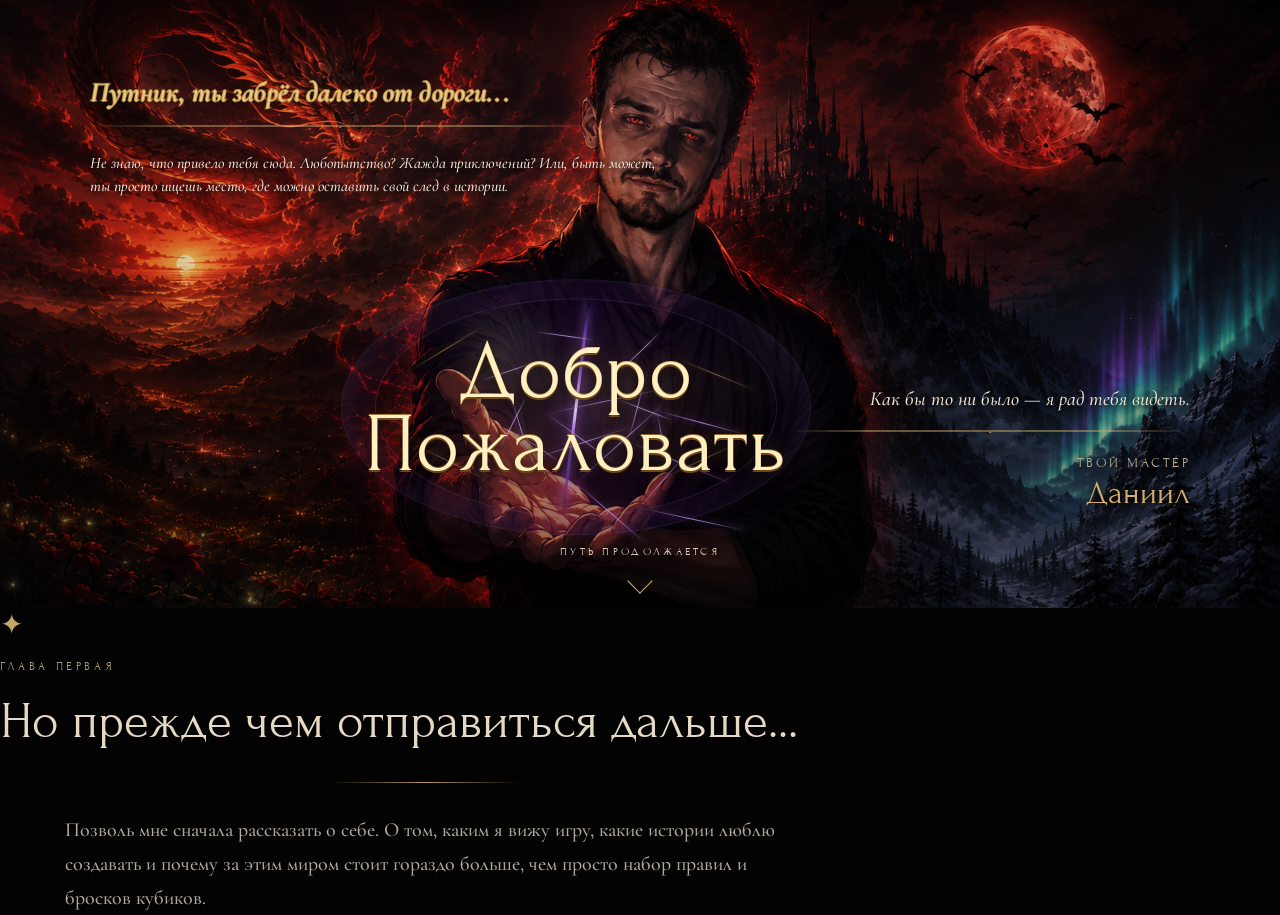
<file: index.html>
<!DOCTYPE html>
<html lang="ru">
<head>
<meta charset="UTF-8">
<meta name="viewport" content="width=device-width, initial-scale=1.0">
<title>Мир мастера</title>
<link rel="stylesheet" href="style.css">
</head>
<body>
<main>
<section class="hero" id="hero">
<img src="assets/hero.png" alt="Мастер приглашает путника в свой мир" class="hero-image">
<div class="hero-overlay"></div>
<div class="scroll-darkness" id="scrollDarkness"></div>

<!-- ТУМАН С ДВУХ СТОРОН -->
<div class="side-fog" id="sideFog" aria-hidden="true">
    <div class="fog-cloud fog-left"></div>
    <div class="fog-cloud fog-right"></div>
    <div class="fog-particles fog-particles-left"></div>
    <div class="fog-particles fog-particles-right"></div>
</div>

<div class="speech speech-left">
<h1>Путник, ты забрёл далеко от дороги...</h1>
<div class="ornament"></div>
<p>Не знаю, что привело тебя сюда. Любопытство? Жажда приключений? Или, быть может, ты просто ищешь место, где можно оставить свой след в истории.</p>
</div>

<div class="magic-welcome">
<div class="magic-sphere"></div>
<div class="magic-energy"></div>
<div class="main-rift"><div class="rift-core"></div></div>
<div class="fracture fracture-1"></div><div class="fracture fracture-2"></div><div class="fracture fracture-3"></div><div class="fracture fracture-4"></div><div class="fracture fracture-5"></div><div class="fracture fracture-6"></div>
<div class="shard shard-1"></div><div class="shard shard-2"></div><div class="shard shard-3"></div><div class="shard shard-4"></div><div class="shard shard-5"></div><div class="shard shard-6"></div>
<div class="gold-fracture gold-1"></div><div class="gold-fracture gold-2"></div><div class="gold-fracture gold-3"></div><div class="gold-fracture gold-4"></div>
<span class="magic-star star-1">✦</span><span class="magic-star star-2">✦</span><span class="magic-star star-3">✦</span><span class="magic-star star-4">✦</span><span class="magic-star star-5">✦</span><span class="magic-star star-6">✦</span>
<div class="welcome-title">Добро<br>Пожаловать</div>
</div>

<div class="speech speech-right">
<p>Как бы то ни было — я рад тебя видеть.</p>
<div class="ornament"></div>
<div class="master-label">Твой мастер</div>
<div class="master-name">Даниил</div>
</div>

<div class="scroll-hint"><span>Путь продолжается</span><div class="arrow"></div></div>
</section>

<section class="about-section" id="about">
<div class="about-section-glow"></div>
<div class="section-content">
<div class="section-decoration">✦</div>
<div class="section-label">Глава первая</div>
<h2>Но прежде чем отправиться дальше...</h2>
<div class="section-line"></div>
<p>Позволь мне сначала рассказать о себе. О том, каким я вижу игру, какие истории люблю создавать и почему за этим миром стоит гораздо больше, чем просто набор правил и бросков кубиков.</p>
</div>
</section>
</main>

<script>

const hero =
    document.getElementById("hero");

const scrollDarkness =
    document.getElementById("scrollDarkness");


function updateTransition() {

    const rect =
        hero.getBoundingClientRect();

    const heroHeight =
        hero.offsetHeight;

    let progress =
        -rect.top /
        (heroHeight * 0.78);

    progress =
        (progress - 0.06) /
        0.94;

    progress =
        Math.max(
            0,
            Math.min(
                1,
                progress
            )
        );

    scrollDarkness.style.setProperty(
        "--dark-progress",
        progress.toFixed(3)
    );
}

window.addEventListener(
    "scroll",
    updateTransition,
    { passive: true }
);

window.addEventListener(
    "resize",
    updateTransition
);

updateTransition();

</script>
</body>
</html>
</file>
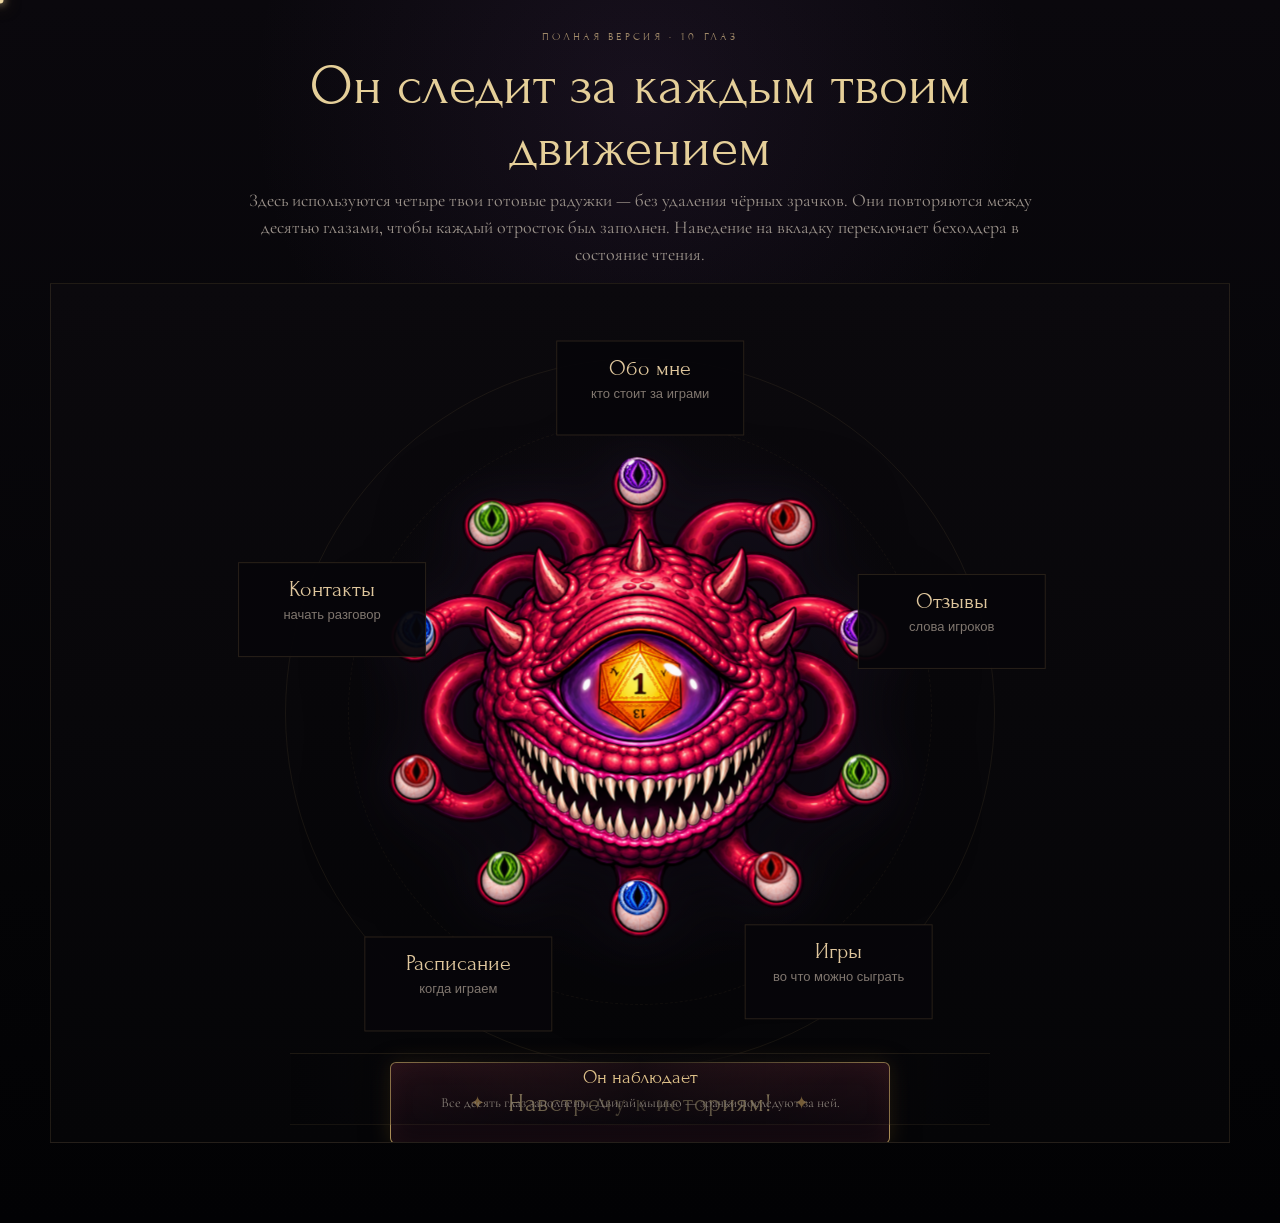
<file: beholder.html>
<!doctype html>
<html lang="ru">
<head>
<meta charset="UTF-8">
<meta name="viewport" content="width=device-width, initial-scale=1.0">
<title>Бехолдер — 10 живых глаз</title>

<link rel="stylesheet" href="beholder.css">
</head>

<body>

<div class="cursor-orb" id="cursorOrb"></div>

<div class="page">

<header class="header">

    <div class="eyebrow">
        Полная версия · 10 глаз
    </div>

    <h1>
        Он следит за каждым твоим движением
    </h1>

    <p>
        Здесь используются четыре твои готовые радужки —
        без удаления чёрных зрачков. Они повторяются между
        десятью глазами, чтобы каждый отросток был заполнен.
        Наведение на вкладку переключает бехолдера в состояние чтения.
    </p>

</header>


<section class="stage" id="stage">

    <div class="orbit" id="orbit"></div>


    <div class="beholder" id="beholder">

        <img
            class="base-body"
            id="baseBody"
            alt="Бехолдер — обычное состояние"
        >

        <img
            class="reading-body"
            id="readingBody"
            alt="Бехолдер — состояние чтения"
        >

        <img
            class="stories-body"
            id="storiesBody"
            src="assets/beholder/beholder_rage.png"
            alt="Бехолдер — навстречу к историям"
        >


        <div class="custom-eyes">

            
        <div class="eye-slot eye1" aria-hidden="true">
            <img class="eye-image eye-purple" src="assets/beholder/beholder_purple.png" alt="">
        </div>
    
        <div class="eye-slot eye2" aria-hidden="true">
            <img class="eye-image eye-green" src="assets/beholder/beholder_green.png" alt="">
        </div>
    
        <div class="eye-slot eye3" aria-hidden="true">
            <img class="eye-image eye-red" src="assets/beholder/beholder_red.png" alt="">
        </div>
    
        <div class="eye-slot eye4" aria-hidden="true">
            <img class="eye-image eye-blue" src="assets/beholder/beholder_blue.png" alt="">
        </div>
    
        <div class="eye-slot eye5" aria-hidden="true">
            <img class="eye-image eye-purple" src="assets/beholder/beholder_purple.png" alt="">
        </div>
    
        <div class="eye-slot eye6" aria-hidden="true">
            <img class="eye-image eye-red" src="assets/beholder/beholder_red.png" alt="">
        </div>
    
        <div class="eye-slot eye7" aria-hidden="true">
            <img class="eye-image eye-green" src="assets/beholder/beholder_green.png" alt="">
        </div>
    
        <div class="eye-slot eye8" aria-hidden="true">
            <img class="eye-image eye-blue" src="assets/beholder/beholder_blue.png" alt="">
        </div>
    
        <div class="eye-slot eye9" aria-hidden="true">
            <img class="eye-image eye-red" src="assets/beholder/beholder_red.png" alt="">
        </div>
    
        <div class="eye-slot eye10" aria-hidden="true">
            <img class="eye-image eye-green" src="assets/beholder/beholder_green.png" alt="">
        </div>
    

        </div>

    </div>


    <!-- ================================================
         ВКЛАДКИ
         ================================================ -->

    <button
        class="node n1"
        data-title="Обо мне"
        data-text="История мастера, его путь к настольным играм и подход к созданию приключений."
        data-cta="Открыть раздел"
    >

        <div class="node-title">
            Обо мне
        </div>

        <div class="node-sub">
            кто стоит за играми
        </div>

        <div class="node-hint">
            узнать больше →
        </div>

    </button>


    <button
        class="node n2"
        data-title="Отзывы"
        data-text="Впечатления игроков и истории тех, кто уже побывал за моим игровым столом."
        data-cta="Читать отзывы"
    >

        <div class="node-title">
            Отзывы
        </div>

        <div class="node-sub">
            слова игроков
        </div>

        <div class="node-hint">
            посмотреть →
        </div>

    </button>


    <button
        class="node n3"
        data-title="Игры"
        data-text="Официальные приключения по книгам, авторские кампании и отдельные игровые вечера."
        data-cta="Смотреть игры"
    >

        <div class="node-title">
            Игры
        </div>

        <div class="node-sub">
            во что можно сыграть
        </div>

        <div class="node-hint">
            выбрать →
        </div>

    </button>


    <button
        class="node n4"
        data-title="Расписание"
        data-text="Ближайшие даты, свободные места и следующая возможность присоединиться к игре."
        data-cta="Открыть расписание"
    >

        <div class="node-title">
            Расписание
        </div>

        <div class="node-sub">
            когда играем
        </div>

        <div class="node-hint">
            посмотреть даты →
        </div>

    </button>


    <button
        class="node n5"
        data-title="Контакты"
        data-text="Связаться с мастером, задать вопрос или узнать, как присоединиться к игре."
        data-cta="Связаться"
    >

        <div class="node-title">
            Контакты
        </div>

        <div class="node-sub">
            начать разговор
        </div>

        <div class="node-hint">
            перейти →
        </div>

    </button>


    <!-- ================================================
         СВОДКА
         ================================================ -->

    <button
        class="story-launch"
        id="storyLaunch"
    >
        Навстречу к историям!
    </button>

    <div
        class="detail"
        id="detail"
    >

        <div class="detail-title">
            Выбери направление
        </div>

        <div class="detail-text">
            Наведи на любую вкладку.
            Глаза бехолдера последят за курсором,
            а выбранный раздел он начнёт читать.
        </div>

        <div class="detail-cta">
            исследовать →
        </div>

    </div>


    <div class="state">

        <strong id="stateTitle">
            Он наблюдает
        </strong>

        <span id="stateText">
            Все десять глаз заполнены.
            Двигай мышью — зрачки последуют за ней.
        </span>

    </div>

</section>

</div>


<script src="beholder.js"></script>

</body>
</html>
</file>
<file: style.css>
/* =====================================================
   ШРИФТЫ
   ===================================================== */

@import url(
    'https://fonts.googleapis.com/css2?family=Cormorant+Garamond:ital,wght@0,400;0,500;0,600;0,700;1,400;1,500;1,600&family=Forum&display=swap'
);


/* =====================================================
   ОСНОВА
   ===================================================== */

* {
    box-sizing: border-box;
}


html {
    scroll-behavior: smooth;
}


body {
    margin: 0;

    background: #030304;

    color: #eee4d1;

    font-family:
        "Cormorant Garamond",
        Georgia,
        serif;

    overflow-x: hidden;
}


/* =====================================================
   ПЕРВАЯ СТРАНИЦА
   ===================================================== */

.hero {

    position: relative;

    width: 100%;

    overflow: visible;

    background: #050506;
}


/* =====================================================
   ИЗОБРАЖЕНИЕ
   ===================================================== */

.hero-image {

    position: relative;

    z-index: 0;

    display: block;

    width: 100%;

    height: auto;

    max-width: none;

    user-select: none;

    pointer-events: none;
}


/* =====================================================
   БАЗОВОЕ ЗАТЕМНЕНИЕ
   ===================================================== */

.hero-overlay {

    position: absolute;

    inset: 0;

    z-index: 1;

    pointer-events: none;

    background:

        linear-gradient(
            90deg,
            rgba(0, 0, 0, 0.20),
            rgba(0, 0, 0, 0.02) 42%,
            rgba(0, 0, 0, 0.02) 62%,
            rgba(0, 0, 0, 0.18)
        ),

        linear-gradient(
            180deg,
            rgba(0, 0, 0, 0.05),
            transparent 48%,
            rgba(0, 0, 0, 0.42)
        );
}


/* =====================================================
   ПОЛНОЕ ЗАТЕМНЕНИЕ ПРИ ПРОКРУТКЕ
   ===================================================== */

.scroll-darkness {

    --dark-progress: 0;

    position: absolute;

    inset: 0;

    z-index: 100;

    pointer-events: none;

    background:

        linear-gradient(
            180deg,
            rgba(0, 0, 0, 0.10),
            rgba(0, 0, 0, 0.35) 35%,
            rgba(0, 0, 0, 0.72) 72%,
            rgba(0, 0, 0, 0.98) 100%
        );

    opacity:
        var(--dark-progress);

    transition:
        opacity 0.06s linear;
}


/*
   Когда scroll-darkness достигает 1,
   первая сцена практически полностью
   становится чёрной.
*/


/* =====================================================
   ОБЩИЕ ТЕКСТОВЫЕ БЛОКИ
   ===================================================== */

.speech {

    position: absolute;

    z-index: 20;

    opacity: 0;

    animation:
        speechAppear 1.5s ease forwards;

    text-shadow:

        0 2px 6px
        rgba(0, 0, 0, 0.95),

        0 0 18px
        rgba(0, 0, 0, 0.85);
}


/* =====================================================
   ЛЕВАЯ ФРАЗА
   ===================================================== */

.speech-left {

    top: 13%;

    left: 7%;

    width: 60%;

    text-align: left;
}


.speech-left h1 {

    display: inline-block;

    width: max-content;

    margin: 0;

    white-space: nowrap;

    font-family:
        "Cormorant Garamond",
        Georgia,
        serif;

    font-size:
        clamp(
            24px,
            2.15vw,
            38px
        );

    font-weight: 600;

    font-style: italic;

    line-height: 1;

    letter-spacing: 0.005em;

    background:

        linear-gradient(
            180deg,
            #fffdf3 0%,
            #f9edd2 55%,
            #dfc68d 100%
        );

    -webkit-background-clip: text;

    -webkit-text-fill-color: transparent;

    text-shadow:

        0 0 1px #f0d08a,

        1px 0 0 #b38a43,

        -1px 0 0 #b38a43,

        0 1px 0 #b38a43,

        0 -1px 0 #b38a43,

        0 2px 6px
        rgba(0, 0, 0, 0.95),

        0 0 14px
        rgba(218, 179, 103, 0.35);
}


/* =====================================================
   ЛЕВЫЙ ОСНОВНОЙ ТЕКСТ
   ===================================================== */

.speech-left p {

    margin: 20px 0 0;

    max-width: 580px;

    color: #eee5d8;

    font-size:
        clamp(
            16px,
            1.2vw,
            21px
        );

    font-weight: 500;

    font-style: italic;

    line-height: 1.45;
}


/* =====================================================
   ДЕКОРАТИВНАЯ ЛИНИЯ
   ===================================================== */

.ornament {

    position: relative;

    display: block;

    width: 240px;

    height: 12px;

    margin-top: 13px;
}


.ornament::before {

    content: "";

    position: absolute;

    left: 0;

    top: 50%;

    width: 100%;

    height: 1px;

    transform:
        translateY(-50%);

    background:

        linear-gradient(
            90deg,
            rgba(204, 170, 103, 0),
            rgba(204, 170, 103, 0.95) 20%,
            rgba(204, 170, 103, 0.95) 80%,
            rgba(204, 170, 103, 0)
        );
}


.ornament::after {

    content: "◆";

    position: absolute;

    top: 50%;

    left: 50%;

    transform:
        translate(-50%, -50%);

    color: #d0ad6c;

    font-size: 8px;

    text-shadow:
        0 0 8px
        rgba(208, 173, 108, 0.75);
}


/* =====================================================
   ЛИНИЯ ПОД ЛЕВОЙ ФРАЗОЙ
   ===================================================== */

.speech-left .ornament {

    width: 500px;

    max-width: 70%;
}


/* =====================================================
   МАГИЧЕСКАЯ ЗОНА
   ===================================================== */

.magic-welcome {

    position: absolute;

    z-index: 10;

    left: 45%;

    top: 67%;

    transform:
        translate(-50%, -50%);

    width: 45%;

    height: 42%;

    display: flex;

    align-items: center;

    justify-content: center;
}


/* =====================================================
   ХРУСТАЛЬНАЯ СФЕРА
   ===================================================== */

.magic-sphere {

    position: absolute;

    width: 470px;

    height: 470px;

    max-width: 100%;

    max-height: 100%;

    border-radius: 50%;

    background:

        radial-gradient(
            circle at 35% 28%,
            rgba(255, 255, 255, 0.11),
            transparent 16%
        ),

        radial-gradient(
            circle at 50% 50%,
            rgba(151, 83, 224, 0.18),
            rgba(82, 31, 125, 0.10) 42%,
            rgba(31, 12, 45, 0.06) 68%,
            transparent 77%
        );

    border:
        1px solid
        rgba(190, 139, 241, 0.14);

    box-shadow:

        inset
        0 0 45px
        rgba(194, 135, 249, 0.10),

        inset
        0 0 95px
        rgba(76, 29, 114, 0.16),

        0 0 60px
        rgba(117, 54, 174, 0.10);

    animation:
        sphereBreathe 6s ease-in-out infinite alternate;
}


.magic-sphere::before {

    content: "";

    position: absolute;

    inset: 7%;

    border-radius: 50%;

    border:
        1px solid
        rgba(220, 180, 255, 0.12);

    box-shadow:
        0 0 25px
        rgba(148, 89, 205, 0.08);
}


/* =====================================================
   ЗОЛОТАЯ АУРА
   ===================================================== */

.magic-energy {

    position: absolute;

    inset: 17%;

    border-radius: 50%;

    background:

        radial-gradient(
            ellipse at center,
            rgba(225, 178, 88, 0.13),
            rgba(128, 64, 39, 0.06) 40%,
            transparent 73%
        );

    filter:
        blur(22px);

    animation:
        energyBreathe 5s ease-in-out infinite alternate;
}


/* =====================================================
   ФИОЛЕТОВЫЙ РАЗЛОМ
   ===================================================== */

.main-rift {

    position: absolute;

    left: 50%;

    top: 9%;

    width: 150px;

    height: 82%;

    z-index: 12;

    transform:
        translateX(-50%)
        rotate(7deg);
}


.rift-core {

    position: absolute;

    left: 50%;

    top: 0;

    width: 3px;

    height: 100%;

    transform:
        translateX(-50%);

    background:

        linear-gradient(
            180deg,
            transparent,
            #7842bd 18%,
            #b77df2 38%,
            #eedcff 50%,
            #965bd1 64%,
            #613498 82%,
            transparent
        );

    box-shadow:

        0 0 10px
        rgba(163, 101, 239, 0.75),

        0 0 25px
        rgba(130, 67, 204, 0.52),

        0 0 45px
        rgba(106, 49, 168, 0.28);

    animation:
        riftPulse 3.8s ease-in-out infinite;
}


/* =====================================================
   КРУПНЫЕ ТРЕЩИНЫ
   ===================================================== */

.fracture {

    position: absolute;

    width: 150px;

    height: 150px;

    z-index: 13;
}


.fracture::before,
.fracture::after {

    content: "";

    position: absolute;

    left: 50%;

    top: 50%;

    height: 1px;

    transform-origin:
        left center;

    background:

        linear-gradient(
            90deg,
            transparent,
            rgba(184, 135, 232, 0.95) 50%,
            transparent
        );

    box-shadow:
        0 0 7px
        rgba(196, 143, 239, 0.42);
}


.fracture-1 {
    left: 32%;
    top: 23%;
    transform: rotate(18deg);
}

.fracture-1::before {
    width: 125px;
    transform: rotate(-30deg);
}

.fracture-1::after {
    width: 85px;
    transform: rotate(18deg);
}


.fracture-2 {
    left: 46%;
    top: 34%;
    transform: rotate(-20deg);
}

.fracture-2::before {
    width: 115px;
    transform: rotate(42deg);
}

.fracture-2::after {
    width: 72px;
    transform: rotate(-55deg);
}


.fracture-3 {
    left: 37%;
    top: 50%;
    transform: rotate(10deg);
}

.fracture-3::before {
    width: 120px;
    transform: rotate(-52deg);
}

.fracture-3::after {
    width: 92px;
    transform: rotate(31deg);
}


.fracture-4 {
    left: 48%;
    top: 60%;
    transform: rotate(-15deg);
}

.fracture-4::before {
    width: 110px;
    transform: rotate(27deg);
}

.fracture-4::after {
    width: 75px;
    transform: rotate(-34deg);
}


.fracture-5 {
    left: 29%;
    top: 41%;
    transform: rotate(-35deg);
}

.fracture-5::before {
    width: 105px;
    transform: rotate(17deg);
}

.fracture-5::after {
    width: 65px;
    transform: rotate(-72deg);
}


.fracture-6 {
    left: 51%;
    top: 22%;
    transform: rotate(31deg);
}

.fracture-6::before {
    width: 92px;
    transform: rotate(-16deg);
}

.fracture-6::after {
    width: 62px;
    transform: rotate(48deg);
}


/* =====================================================
   МЕЛКИЕ ТРЕЩИНЫ
   ===================================================== */

.shard {

    position: absolute;

    z-index: 14;

    width: 58px;

    height: 1px;

    background:

        linear-gradient(
            90deg,
            transparent,
            #c89bef,
            #d9b3f7,
            transparent
        );

    box-shadow:
        0 0 7px
        rgba(213, 170, 242, 0.4);

    opacity: 0.7;
}


.shard-1 {
    left: 33%;
    top: 36%;
    transform: rotate(-19deg);
}

.shard-2 {
    left: 57%;
    top: 51%;
    transform: rotate(21deg);
}

.shard-3 {
    left: 38%;
    top: 65%;
    transform: rotate(34deg);
}

.shard-4 {
    left: 56%;
    top: 28%;
    transform: rotate(-44deg);
}

.shard-5 {
    left: 43%;
    top: 22%;
    transform: rotate(8deg);
}

.shard-6 {
    left: 34%;
    top: 56%;
    transform: rotate(-63deg);
}


/* =====================================================
   ЗОЛОТЫЕ ТРЕЩИНЫ
   ===================================================== */

.gold-fracture {

    position: absolute;

    z-index: 11;

    width: 86px;

    height: 1px;

    background:

        linear-gradient(
            90deg,
            transparent,
            #d0a763,
            transparent
        );

    opacity: 0.55;

    box-shadow:
        0 0 6px
        rgba(220, 181, 108, 0.35);
}


.gold-1 {
    left: 20%;
    top: 27%;
    transform: rotate(-31deg);
}

.gold-2 {
    right: 18%;
    top: 37%;
    transform: rotate(22deg);
}

.gold-3 {
    left: 21%;
    bottom: 28%;
    transform: rotate(26deg);
}

.gold-4 {
    right: 21%;
    bottom: 29%;
    transform: rotate(-25deg);
}


/* =====================================================
   ЗВЁЗДЫ
   ===================================================== */

.magic-star {

    position: absolute;

    z-index: 18;

    color: #f2d49a;

    font-size: 15px;

    line-height: 1;

    text-shadow:

        0 0 8px
        rgba(246, 218, 155, 0.95),

        0 0 18px
        rgba(226, 170, 71, 0.65);

    opacity: 0;

    animation:
        starFlash 3.4s infinite;
}


.star-1 {
    left: 39%;
    top: 32%;
}

.star-2 {
    left: 59%;
    top: 42%;
    animation-delay: 0.8s;
}

.star-3 {
    left: 43%;
    top: 68%;
    animation-delay: 1.6s;
}

.star-4 {
    left: 61%;
    top: 65%;
    animation-delay: 2.1s;
}

.star-5 {
    left: 35%;
    top: 48%;
    animation-delay: 2.6s;
}

.star-6 {
    left: 64%;
    top: 31%;
    animation-delay: 1.2s;
}


/* =====================================================
   ДОБРО ПОЖАЛОВАТЬ
   ===================================================== */

.welcome-title {

    position: relative;

    z-index: 20;

    text-align: center;

    color: #e8c47b;

    font-family:
        "Forum",
        Georgia,
        serif;

    font-size:
        clamp(
            62px,
            6.5vw,
            108px
        );

    font-weight: 400;

    line-height: 0.88;

    letter-spacing: 0.01em;

    background:

        linear-gradient(
            180deg,
            #f5dca2 0%,
            #d2a75d 36%,
            #9f6d30 68%,
            #644016 100%
        );

    -webkit-background-clip: text;

    -webkit-text-fill-color: transparent;

    text-shadow:

        0 1px 0 #fff0c2,

        0 3px 0 #704619,

        0 7px 14px
        rgba(0, 0, 0, 0.86),

        0 0 20px
        rgba(227, 176, 78, 0.22);
}


/* =====================================================
   ПРАВАЯ ФРАЗА
   ===================================================== */

.speech-right {

    right: 7%;

    bottom: 16%;

    width: 34%;

    text-align: right;

    animation-delay:
        0.35s;
}


.speech-right p {

    display: inline-block;

    width: max-content;

    max-width: 100%;

    margin: 0;

    white-space: nowrap;

    color: #eee3d3;

    font-size:
        clamp(
            20px,
            1.5vw,
            27px
        );

    font-weight: 500;

    font-style: italic;

    line-height: 1.3;
}


.speech-right .ornament {

    width: 400px;

    max-width: 100%;

    margin-left: auto;
}


/* =====================================================
   ПОДПИСЬ
   ===================================================== */

.master-label {

    margin-top: 18px;

    color: #b8aa93;

    font-family:
        "Forum",
        Georgia,
        serif;

    font-size: 14px;

    letter-spacing: 0.18em;

    text-transform: uppercase;
}


.master-name {

    margin-top: 4px;

    color: #d3ae6c;

    font-family:
        "Forum",
        Georgia,
        serif;

    font-size:
        clamp(
            31px,
            2.5vw,
            46px
        );

    font-weight: 400;
}


/* =====================================================
   ПУТЬ ПРОДОЛЖАЕТСЯ
   ===================================================== */

.scroll-hint {

    position: absolute;

    z-index: 25;

    left: 50%;

    bottom: 3%;

    transform:
        translateX(-50%);

    display: flex;

    flex-direction: column;

    align-items: center;

    gap: 14px;

    color:
        rgba(
            236,
            226,
            207,
            0.9
        );

    font-family:
        "Forum",
        Georgia,
        serif;

    font-size: 11px;

    letter-spacing: 0.3em;

    text-transform: uppercase;

    text-shadow:
        0 2px 6px #000;
}


.arrow {

    width: 18px;

    height: 18px;

    border-right:
        1px solid #d0ad6c;

    border-bottom:
        1px solid #d0ad6c;

    transform:
        rotate(45deg);

    animation:
        arrowMove 1.8s infinite;
}


/* =====================================================
   ЧЕРНИЛЬНЫЙ МОСТ
   ===================================================== */

/* =====================================================
   ОСНОВНЫЕ ПОТЁКИ
   ===================================================== */

/* =====================================================
   ФОРМЫ
   ===================================================== */

/* =====================================================
   ДВИЖЕНИЕ ПОТЁКОВ
   ===================================================== */

50% {

        transform:
            translateY(24px)
            scaleX(1.03)
            rotate(2deg);
    }

    100% {

        transform:
            translateY(55px)
            scaleX(0.97)
            rotate(-1deg);
    }
}


/* =====================================================
   ВТОРАЯ СТРАНИЦА
   ===================================================== */

.about-section {

    position: relative;

    min-height: 900px;

    padding:
        170px 25px
        180px;

    display: flex;

    align-items: center;

    justify-content: center;

    text-align: center;

    overflow: hidden;

    background:

        radial-gradient(
            ellipse at center top,
            #181319 0%,
            #0d0b0f 35%,
            #050506 75%,
            #030304 100%
        );
}


/* =====================================================
   СВЕЧЕНИЕ СВЕРХУ
   ===================================================== */

.about-section-glow {

    position: absolute;

    left: 10%;

    right: 10%;

    top: 0;

    height: 260px;

    background:

        radial-gradient(
            ellipse at center,
            rgba(106, 74, 103, 0.11),
            transparent 70%
        );

    pointer-events: none;

    z-index: 0;
}


/* =====================================================
   КОНТЕНТ
   ===================================================== */

.section-content {

    position: relative;

    z-index: 5;

    max-width: 850px;
}


.section-decoration {

    margin-bottom: 18px;

    color: #c6a66a;

    font-family:
        "Forum",
        Georgia,
        serif;

    font-size: 28px;
}


.section-label {

    margin-bottom: 18px;

    color: #ab9772;

    font-family:
        "Forum",
        Georgia,
        serif;

    font-size: 12px;

    letter-spacing: 0.3em;

    text-transform: uppercase;
}


.about-section h2 {

    margin: 0;

    color: #e5d9c3;

    font-family:
        "Forum",
        Georgia,
        serif;

    font-size:
        clamp(
            31px,
            4vw,
            55px
        );

    font-weight: 400;

    line-height: 1.2;
}


.section-line {

    width: 190px;

    height: 1px;

    margin:
        30px auto;

    background:

        linear-gradient(
            90deg,
            transparent,
            #b5965e,
            transparent
        );
}


.about-section p {

    max-width: 720px;

    margin: 0 auto;

    color: #b0a99e;

    font-size: 20px;

    font-weight: 500;

    line-height: 1.7;
}


/* =====================================================
   АНИМАЦИИ
   ===================================================== */

@keyframes speechAppear {

    from {

        opacity: 0;

        transform:
            translateY(22px);
    }

    to {

        opacity: 1;

        transform:
            translateY(0);
    }
}


@keyframes sphereBreathe {

    from {

        transform:
            scale(0.97);

        opacity: 0.62;
    }

    to {

        transform:
            scale(1.03);

        opacity: 1;
    }
}


@keyframes energyBreathe {

    from {

        transform:
            scale(0.94);

        opacity: 0.35;
    }

    to {

        transform:
            scale(1.06);

        opacity: 0.85;
    }
}


@keyframes riftPulse {

    0%,
    100% {

        opacity: 0.68;

        filter:
            brightness(0.9);

        box-shadow:

            0 0 10px
            rgba(163, 101, 239, 0.48),

            0 0 22px
            rgba(130, 67, 204, 0.34);
    }

    50% {

        opacity: 1;

        filter:
            brightness(1.2);

        box-shadow:

            0 0 18px
            rgba(184, 129, 255, 0.85),

            0 0 32px
            rgba(130, 67, 204, 0.58);
    }
}


@keyframes starFlash {

    0%,
    55%,
    100% {

        opacity: 0;

        transform:
            scale(0.2)
            rotate(0deg);
    }

    62% {

        opacity: 1;

        transform:
            scale(1.35)
            rotate(20deg);
    }

    73% {

        opacity: 0.3;

        transform:
            scale(0.8)
            rotate(60deg);
    }

    82% {

        opacity: 0.95;

        transform:
            scale(1)
            rotate(100deg);
    }

    88% {

        opacity: 0;

        transform:
            translateY(-9px)
            scale(0.2)
            rotate(140deg);
    }
}


@keyframes arrowMove {

    0%,
    100% {

        transform:
            rotate(45deg)
            translate(-2px, -2px);

        opacity: 0.35;
    }

    50% {

        transform:
            rotate(45deg)
            translate(5px, 5px);

        opacity: 1;
    }
}


/* =====================================================
   МОБИЛЬНАЯ ВЕРСИЯ
   ===================================================== */

@media (max-width: 650px) {

    .hero {

        min-height: 100vh;

        min-height: 100svh;
    }


    .hero-image {

        position: absolute;

        inset: 0;

        width: 100%;

        height: 100%;

        object-fit: cover;

        object-position:
            52% 42%;
    }


    .hero-overlay {

        background:

            linear-gradient(
                180deg,
                rgba(0, 0, 0, 0.34),
                rgba(0, 0, 0, 0.04) 28%,
                rgba(0, 0, 0, 0.18) 54%,
                rgba(0, 0, 0, 0.72) 100%
            );
    }


    .speech-left {

        top: 7%;

        left: 7%;

        width: 86%;

        text-align: center;
    }


    .speech-left h1 {

        display: inline-block;

        width: auto;

        max-width: 100%;

        white-space: normal;

        font-size:
            clamp(
                22px,
                6vw,
                31px
            );

        line-height: 1.05;
    }


    .speech-left p {

        max-width: 90%;

        margin:
            13px auto 0;

        font-size:
            clamp(
                14px,
                3.8vw,
                17px
            );

        line-height: 1.35;
    }


    .speech-left .ornament {

        width: 70%;

        max-width: 300px;

        margin:
            11px auto 0;
    }


    .magic-welcome {

        left: 50%;

        top: 61%;

        width: 76%;

        height: 40%;
    }


    .magic-sphere {

        width:
            min(
                350px,
                72vw
            );

        height:
            min(
                350px,
                72vw
            );
    }


    .welcome-title {

        font-size:
            clamp(
                43px,
                10vw,
                64px
            );

        line-height: 0.88;
    }


    .speech-right {

        right: 7%;

        bottom: 10%;

        width: 86%;

        text-align: center;
    }


    .speech-right p {

        display: block;

        width: auto;

        max-width: 100%;

        white-space: normal;

        font-size:
            clamp(
                16px,
                4.2vw,
                20px
            );

        line-height: 1.2;
    }


    .speech-right .ornament {

        width: 65%;

        max-width: 280px;

        margin:
            10px auto 0;
    }


    .master-label {

        margin-top: 10px;

        font-size: 10px;
    }


    .master-name {

        margin-top: 2px;

        font-size:
            clamp(
                24px,
                7vw,
                32px
            );
    }


    .scroll-hint {

        bottom: 2%;

        font-size: 8px;

        letter-spacing: 0.22em;

        gap: 10px;
    }


    .arrow {

        width: 14px;

        height: 14px;
    }


    /* ---------------------------------------------
       ЧЕРНИЛЬНЫЙ МОСТ
       --------------------------------------------- */

    .about-section {

        min-height: 760px;

        padding:
            110px 22px
            130px;
    }


    .about-section h2 {

        font-size:
            clamp(
                29px,
                8vw,
                40px
            );
    }


    .about-section p {

        font-size: 17px;

        line-height: 1.6;
    }
}


/* =====================================================
   ОЧЕНЬ МАЛЕНЬКИЙ ТЕЛЕФОН
   ===================================================== */

@media (max-width: 400px) {

    .speech-left {

        top: 6%;

        left: 5%;

        width: 90%;
    }


    .speech-left h1 {

        font-size: 21px;
    }


    .speech-left p {

        font-size: 13px;

        max-width: 95%;
    }


    .magic-welcome {

        top: 60%;

        width: 80%;

        height: 39%;
    }


    .magic-sphere {

        width: 285px;

        height: 285px;
    }


    .welcome-title {

        font-size: 39px;
    }


    .speech-right {

        bottom: 10%;
    }


    .speech-right p {

        font-size: 15px;
    }


    .about-section {

        min-height: 700px;

        padding:
            100px 18px
            120px;
    }
}
</file>
<file: beholder.css>
@import url('https://fonts.googleapis.com/css2?family=Cormorant+Garamond:ital,wght@0,500;0,600;1,500&family=Forum&display=swap');

*{box-sizing:border-box}

body{
    margin:0;
    background:#030305;
    color:#eadfce;
    font-family:"Cormorant Garamond", Georgia, serif;
    overflow-x:hidden;
}

.page{
    min-height:100vh;
    padding:30px 18px 80px;

    background:
        radial-gradient(
            circle at 50% 8%,
            rgba(108,68,133,.14),
            transparent 30%
        ),
        linear-gradient(
            180deg,
            #0a080d,
            #040406 72%,
            #020204
        );
}

.header{
    width:min(900px,94vw);
    margin:0 auto 15px;
    text-align:center;
}

.eyebrow{
    color:#a18a69;
    font:400 11px Forum,serif;
    letter-spacing:.3em;
    text-transform:uppercase;
}

h1{
    margin:12px 0 8px;
    color:#e5cf99;
    font:400 clamp(34px,5vw,56px) Forum,serif;
}

.header p{
    max-width:820px;
    margin:0 auto;
    color:#9d948c;
    font-size:18px;
    line-height:1.5;
}

.stage{
    position:relative;
    width:min(1180px,100%);
    height:860px;
    margin:0 auto;
    overflow:hidden;

    background:
        radial-gradient(
            circle at 50% 47%,
            rgba(104,70,132,.12),
            transparent 38%
        ),
        linear-gradient(
            180deg,
            #0b090d,
            #050507
        );

    border:1px solid rgba(198,164,104,.14);
}

.orbit{
    position:absolute;
    left:50%;
    top:50%;

    width:710px;
    height:710px;

    transform:
        translate(-50%,-50%)
        rotate(var(--orbit-angle,0deg));

    border:1px solid rgba(195,160,101,.09);
    border-radius:50%;

    transition:
        transform .55s cubic-bezier(.2,.8,.2,1);
}

.orbit::after{
    content:"";
    position:absolute;
    inset:62px;

    border:
        1px dashed
        rgba(174,139,90,.07);

    border-radius:50%;
}


/* =========================================================
   БЕХОЛДЕР
   ========================================================= */

.beholder{
    position:absolute;

    left:50%;
    top:49%;

    width:min(505px,43vw);

    aspect-ratio:1266/1242;

    transform:
        translate(-50%,-50%)
        translate(
            var(--beholder-x,0px),
            var(--beholder-y,0px)
        );

    z-index:12;

    animation:
        beholderFloat
        4.8s
        ease-in-out
        infinite
        alternate;

    filter:
        drop-shadow(
            0 24px 42px
            rgba(0,0,0,.58)
        )
        drop-shadow(
            0 0 23px
            rgba(88,63,127,.16)
        );

    transition:
        transform .35s
        cubic-bezier(.2,.8,.2,1);
}


/* =========================================================
   ТРЕТЬЕ СОСТОЯНИЕ: БЫСТРОЕ, НО ЧУТЬ БОЛЕЕ МЕДЛЕННОЕ ДРОЖАНИЕ
   ========================================================= */
.stage.stories .beholder{
    animation:storiesShake .15s linear infinite;
}

@keyframes storiesShake{
    0%{
        transform:
            translate(-50%,-50%)
            translateX(-6px)
            rotate(-.45deg);
    }
    25%{
        transform:
            translate(-50%,-50%)
            translateX(5px)
            rotate(.38deg);
    }
    50%{
        transform:
            translate(-50%,-50%)
            translateX(-4px)
            rotate(-.32deg);
    }
    75%{
        transform:
            translate(-50%,-50%)
            translateX(6px)
            rotate(.45deg);
    }
    100%{
        transform:
            translate(-50%,-50%)
            translateX(-6px)
            rotate(-.45deg);
    }
}

@keyframes beholderFloat{

    from{
        transform:
            translate(-50%,-50%)
            translate(
                var(--beholder-x,0px),
                calc(var(--beholder-y,0px) - 7px)
            );
    }

    to{
        transform:
            translate(-50%,-50%)
            translate(
                var(--beholder-x,0px),
                calc(var(--beholder-y,0px) + 7px)
            );
    }
}

.base-body,
.reading-body,
.stories-body{
    position:absolute;
    inset:0;

    width:100%;
    height:100%;

    object-fit:contain;

    user-select:none;
    pointer-events:none;

    transition:
        opacity .82s
        cubic-bezier(.22,.78,.22,1);
}

.base-body{opacity:1}
.reading-body{opacity:0}
.stories-body{opacity:0}

.stage.reading .base-body{opacity:0}
.stage.reading .reading-body{opacity:1}

.stage.stories .base-body,
.stage.stories .reading-body{opacity:0}

.stage.stories .stories-body{opacity:1}


/* =========================================================
   10 ВНЕШНИХ ГЛАЗ
   ========================================================= */

.custom-eyes{
    position:absolute;
    inset:0;

    z-index:30;
    pointer-events:none;

    transition:
        opacity .42s ease;
}

.stage.reading .custom-eyes{
    opacity:0;
}

/* Когда курсор над «Навстречу к историям», внешние глаза исчезают,
   как при наведении на остальные интерактивные элементы. */
.stage.stories .custom-eyes{
    opacity:0;
}


/*
   Белая часть каждого глаза уже находится
   в основной картинке.

   Этот слот полностью лежит на белке.
   PNG внутри содержит собственную радужку
   И СОБСТВЕННЫЙ чёрный зрачок.
*/

.eye-slot{
    position:absolute;

    width:8.35%;
    aspect-ratio:1;

    transform:
        translate(-50%,-50%);

    border-radius:50%;

    /*
      ВАЖНО:
      двигающийся PNG остаётся обрезан
      внутри белого круга.
    */
    overflow:hidden;

    pointer-events:none;
}


/*
   Сам готовый глаз:
   мы НЕ вырезаем его чёрный зрачок.
*/

.eye-image{
    position:absolute;

    left:50%;
    top:50%;

    width:94%;
    height:94%;

    object-fit:contain;

    transform:
        translate(-50%,-50%);

    transform-origin:center;

    will-change:
        transform;

    transition:
        transform .075s
        cubic-bezier(.15,.85,.2,1);

    pointer-events:none;
}


/*
   Небольшая индивидуальная скорость/масштаб,
   чтобы десять глаз не двигались как один робот.
*/

.eye1 .eye-image{--eye-drift:1.00}
.eye2 .eye-image{--eye-drift:.88}
.eye3 .eye-image{--eye-drift:1.08}
.eye4 .eye-image{--eye-drift:.94}
.eye5 .eye-image{--eye-drift:1.12}
.eye6 .eye-image{--eye-drift:.90}
.eye7 .eye-image{--eye-drift:1.05}
.eye8 .eye-image{--eye-drift:.96}
.eye9 .eye-image{--eye-drift:1.10}
.eye10 .eye-image{--eye-drift:.92}


/* Точные центры 10 белков */

.eye1{
    left:49.4%;
    top:4.4%;
}

.eye2{
    left:19.7%;
    top:12.9%;
}

.eye3{
    left:79.1%;
    top:12.6%;
}

.eye4{
    left:5.0%;
    top:35.3%;
}

.eye5{
    left:93.8%;
    top:35.0%;
}

.eye6{
    left:5.2%;
    top:64.2%;
}

.eye7{
    left:22.8%;
    top:83.9%;
}

.eye8{
    left:49.4%;
    top:89.7%;
}

.eye9{
    left:76.3%;
    top:83.9%;
}

.eye10{
    left:94.0%;
    top:64.2%;
}


/* =========================================================
   ВКЛАДКИ
   ========================================================= */

.node{
    position:absolute;

    left:50%;
    top:50%;

    width:188px;
    min-height:82px;

    padding:14px 12px;

    transform:
        translate(-50%,-50%)
        translate(
            var(--x),
            var(--y)
        );

    z-index:55;

    border:
        1px solid
        rgba(198,163,103,.18);

    background:
        rgba(7,6,10,.95);

    color:#ded0b7;

    text-align:center;

    cursor:pointer;

    transition:
        transform .24s
        cubic-bezier(.18,.86,.18,1),

        border-color .2s,
        box-shadow .2s,
        background .2s;
}

.node:hover,
.node.active{

    border-color:
        rgba(225,190,122,.62);

    background:
        rgba(17,12,21,.98);

    box-shadow:
        0 0 32px
        rgba(198,157,83,.16),

        inset
        0 0 22px
        rgba(103,63,132,.09);
}

.node-title{
    color:#dfc79d;
    font:400 22px Forum,serif;
}

.node-sub{
    margin-top:5px;
    color:#80776f;
    font-size:13px;
}

.node-hint{
    margin-top:6px;
    color:#b99862;
    font-size:12px;
    opacity:0;
    transform:translateY(4px);
    transition:.2s;
}

.node:hover .node-hint,
.node.active .node-hint{
    opacity:1;
    transform:translateY(0);
}


/*
   Десять/пять? Здесь именно 5 вкладок.
   Их координаты образуют равномерную дугу
   вокруг бехолдера.
*/

.n1{
    --base-x:0px;
    --base-y:-325px;
    --x:0px;
    --y:-325px;
}

.n2{
    --base-x:309px;
    --base-y:-100px;
    --x:309px;
    --y:-100px;
}

.n3{
    --base-x:190px;
    --base-y:265px;
    --x:190px;
    --y:265px;
}

.n4{
    --base-x:-190px;
    --base-y:265px;
    --x:-190px;
    --y:265px;
}

.n5{
    --base-x:-309px;
    --base-y:-100px;
    --x:-309px;
    --y:-100px;
}


/* =========================================================
   СВОДКА
   ========================================================= */

.detail{

    position:absolute;

    width:315px;
    min-height:132px;

    padding:17px 19px;

    z-index:70;

    opacity:0;
    pointer-events:none;

    border:
        1px solid
        rgba(200,167,108,.22);

    background:
        linear-gradient(
            180deg,
            rgba(15,11,19,.98),
            rgba(5,5,8,.98)
        );

    box-shadow:
        0 18px 44px
        rgba(0,0,0,.42);

    transition:
        opacity .20s ease,
        left .28s cubic-bezier(.2,.8,.2,1),
        top .28s cubic-bezier(.2,.8,.2,1);
}

.detail.show{
    opacity:1;
}

.detail-title{
    color:#dfc18a;
    font:400 21px Forum,serif;
}

.detail-text{
    margin-top:6px;
    color:#9d958c;
    font-size:15px;
    line-height:1.4;
}

.detail-cta{
    margin-top:8px;
    color:#b9975e;
    font-size:11px;
    letter-spacing:.08em;
    text-transform:uppercase;
}


/* =========================================================
   СТАТУС
   ========================================================= */

.state{
    position:absolute;

    left:50%;
    bottom:17px;

    transform:
        translateX(-50%);

    width:min(700px,88%);

    padding:12px 18px;

    z-index:65;

    text-align:center;

    border-top:
        1px solid
        rgba(195,162,103,.12);

    border-bottom:
        1px solid
        rgba(195,162,103,.09);

    background:
        linear-gradient(
            90deg,
            transparent,
            rgba(7,6,10,.78),
            transparent
        );
}

.state strong{
    display:block;
    margin-bottom:4px;

    color:#dcbf88;

    font:400 19px Forum,serif;
}

.state span{
    color:#837b73;
    font-size:14px;
}


/* =========================================================
   КУРСОР
   ========================================================= */

.cursor-orb{
    position:fixed;

    width:7px;
    height:7px;

    border-radius:50%;

    background:#eed8a2;

    box-shadow:
        0 0 8px
        rgba(238,216,162,.95),

        0 0 18px
        rgba(204,156,67,.55);

    pointer-events:none;
    z-index:100;

    transform:
        translate(-50%,-50%);
}

body.hovering .cursor-orb{
    width:10px;
    height:10px;

    box-shadow:
        0 0 9px
        rgba(239,216,162,1),

        0 0 24px
        rgba(204,156,67,.70);
}


/* =========================================================
   МОБИЛЬНАЯ АДАПТАЦИЯ
   ========================================================= */



/* =========================================================
   БОЛЬШАЯ КНОПКА «НАВСТРЕЧУ К ИСТОРИЯМ!»
   ========================================================= */

.story-launch{
    position:absolute;

    left:50%;
    top:calc(47% + 375px);

    transform:translateX(-50%);

    width:min(500px,82vw);
    min-height:82px;

    padding:18px 34px;

    z-index:58;

    border:
        1px solid
        rgba(230,193,116,.72);

    border-radius:6px;

    background:
        radial-gradient(
            ellipse at 50% 0%,
            rgba(188,88,94,.24),
            transparent 58%
        ),
        linear-gradient(
            180deg,
            rgba(42,18,26,.98),
            rgba(12,7,13,.99)
        );

    color:#f0d69f;

    font:
        400 25px
        Forum,serif;

    letter-spacing:.055em;

    text-align:center;

    cursor:pointer;

    box-shadow:
        0 0 20px
        rgba(219,163,67,.16),

        0 9px 30px
        rgba(0,0,0,.36),

        inset 0 0 25px
        rgba(154,61,65,.13);

    transition:
        transform .28s cubic-bezier(.2,.8,.2,1),
        border-color .24s ease,
        box-shadow .24s ease,
        background .24s ease,
        color .24s ease;
}

.story-launch::before,
.story-launch::after{
    color:#d5a95f;
    font-size:18px;
    vertical-align:2px;
    opacity:.9;
}

.story-launch::before{
    content:"✦";
    margin-right:13px;
}

.story-launch::after{
    content:"✦";
    margin-left:13px;
}

.story-launch:hover,
.story-launch.active{
    transform:
        translateX(-50%)
        translateY(-5px)
        scale(1.025);

    border-color:
        rgba(255,224,155,.98);

    color:#ffe7b0;

    background:
        radial-gradient(
            ellipse at 50% 0%,
            rgba(225,102,111,.30),
            transparent 60%
        ),
        linear-gradient(
            180deg,
            rgba(66,25,34,.98),
            rgba(15,7,14,.99)
        );

    box-shadow:
        0 0 32px
        rgba(235,178,77,.25),

        0 12px 36px
        rgba(0,0,0,.48),

        inset 0 0 30px
        rgba(191,69,77,.18);
}

.story-launch:active{
    transform:
        translateX(-50%)
        translateY(-2px)
        scale(1.01);
}

/* Отдельная подсветка под кнопкой */
.story-launch + .detail{
    /* оставляем существующую сводку без изменений */
}


@media(max-width:760px){
    .story-launch{
        top:calc(47% + 375px);
        width:86vw;
        min-height:72px;
        padding:16px 12px;
        font-size:18px;
        letter-spacing:.045em;
    }


    .stage{
        height:960px;
    }

    .orbit{
        width:655px;
        height:655px;
    }

    .beholder{
        width:min(390px,72vw);
        top:47%;
    }

    .eye-slot{
        width:8.05%;
    }

    .node{
        width:150px;
        min-height:72px;
        padding:11px 9px;
    }

    .node-title{
        font-size:18px;
    }

    .node-sub{
        font-size:12px;
    }

    .n1{
        --base-x:0px;
        --base-y:-305px;
        --x:0px;
        --y:-305px;
    }

    .n2{
        --base-x:250px;
        --base-y:-88px;
        --x:250px;
        --y:-88px;
    }

    .n3{
        --base-x:155px;
        --base-y:250px;
        --x:155px;
        --y:250px;
    }

    .n4{
        --base-x:-155px;
        --base-y:250px;
        --x:-155px;
        --y:250px;
    }

    .n5{
        --base-x:-250px;
        --base-y:-88px;
        --x:-250px;
        --y:-88px;
    }

    .detail{
        width:235px;
    }

    .state{
        bottom:16px;
    }

    .cursor-orb{
        display:none;
    }
}
</file>
